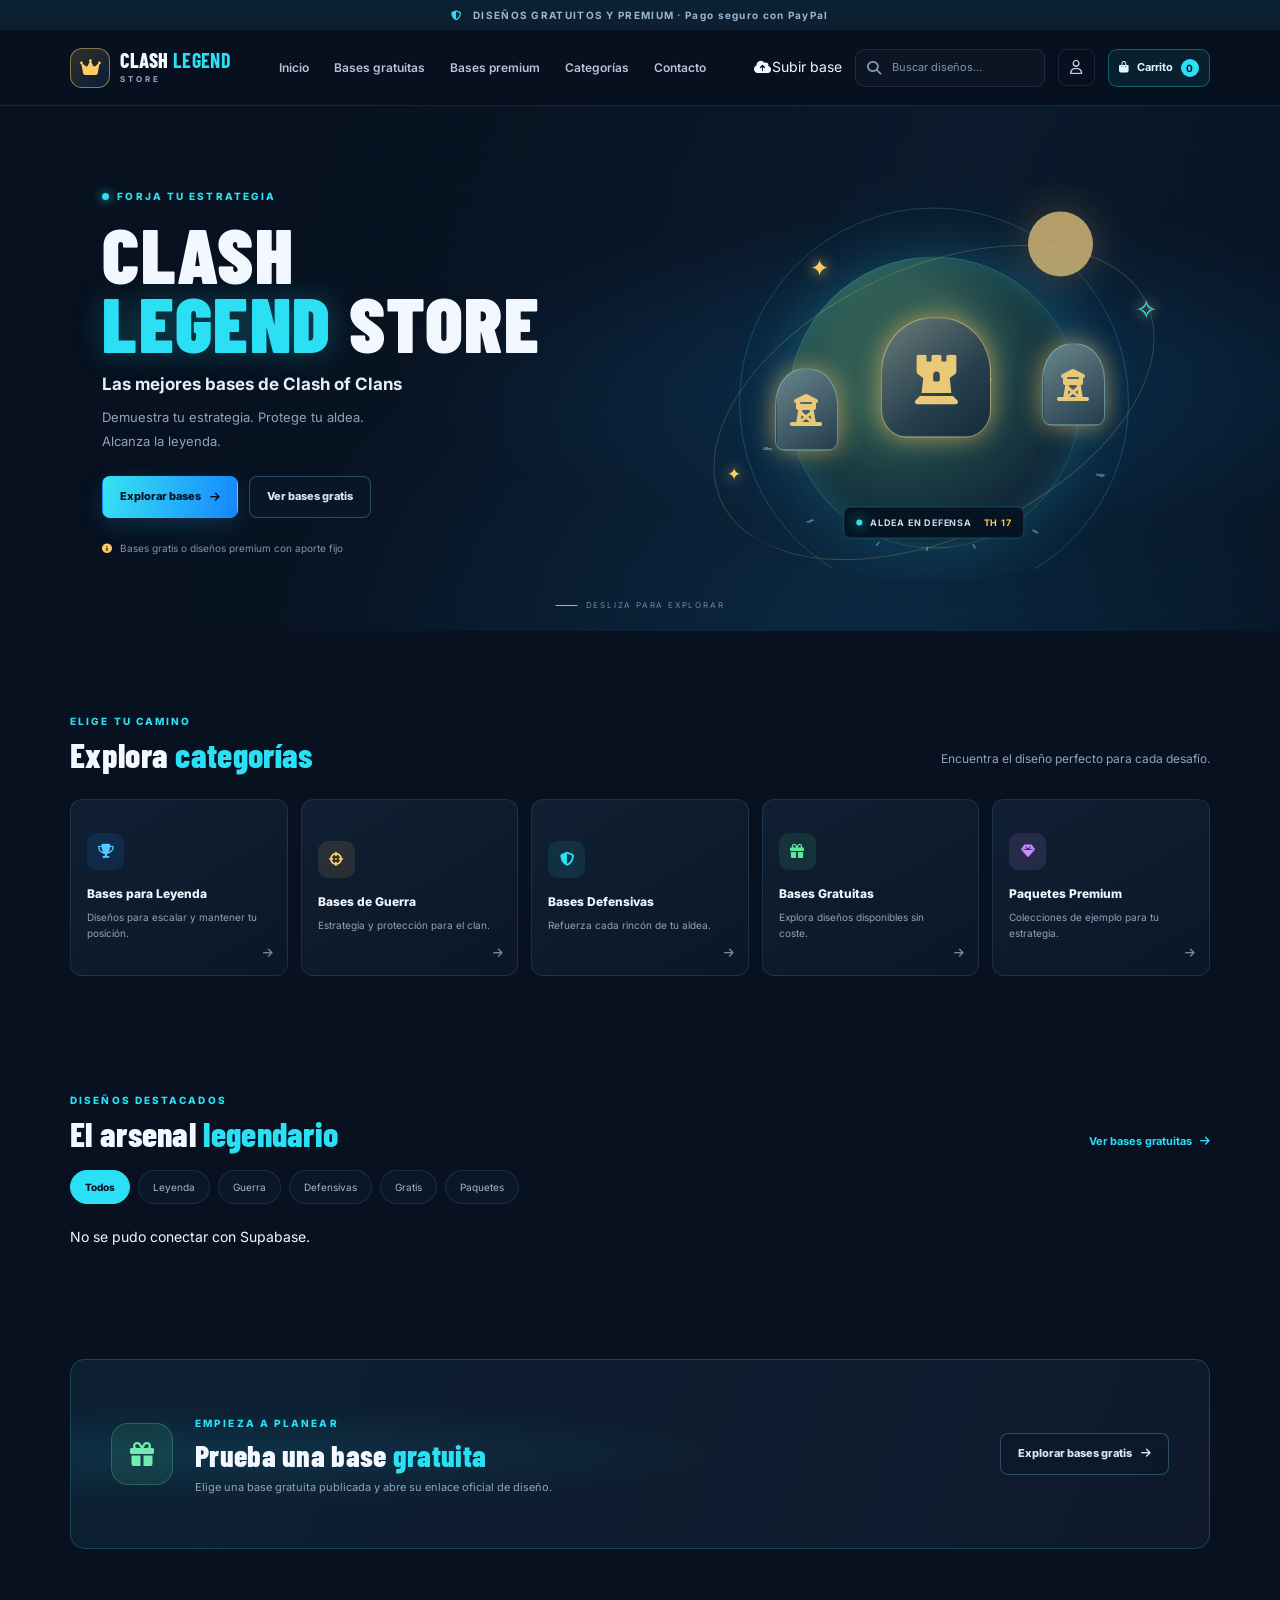
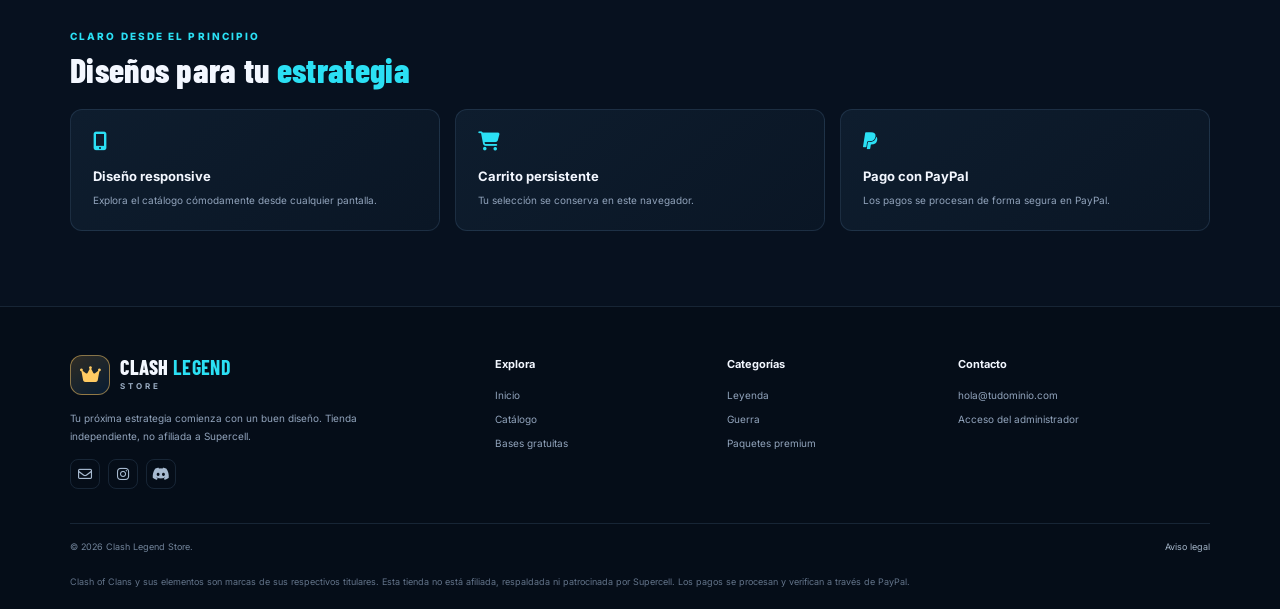
<file: index.html>
<!doctype html>
<html lang="es">
<head>
  <meta charset="utf-8">
  <meta name="viewport" content="width=device-width, initial-scale=1">
  <meta name="theme-color" content="#07111f">
  <meta name="description" content="Explora bases gratuitas y premium de Clash of Clans en Clash Legend Store.">
  <title>Clash Legend Store | Diseños para tu estrategia</title>
  <link rel="preconnect" href="https://fonts.googleapis.com">
  <link rel="preconnect" href="https://fonts.gstatic.com" crossorigin>
  <link href="https://fonts.googleapis.com/css2?family=Barlow+Condensed:wght@500;600;700;800;900&family=Inter:wght@400;500;600;700;800&display=swap" rel="stylesheet">
  <link rel="stylesheet" href="assets/css/style.css">
  <link rel="stylesheet" href="assets/css/responsive.css">
  <link rel="stylesheet" href="https://cdnjs.cloudflare.com/ajax/libs/font-awesome/6.7.2/css/all.min.css">
  <script type="module" src="assets/js/main.js"></script>
</head>
<body>
  <div class="announcement"><i class="fa-solid fa-shield-halved" aria-hidden="true"></i> DISEÑOS GRATUITOS Y PREMIUM · Pago seguro con PayPal</div>
  <header class="site-header">
    <a class="brand" href="#inicio" aria-label="Clash Legend Store, inicio">
      <span class="brand-mark"><i class="fa-solid fa-crown" aria-hidden="true"></i></span>
      <span class="brand-name">CLASH <b>LEGEND</b><small>STORE</small></span>
    </a>
    <button class="menu-toggle icon-button" type="button" aria-label="Abrir menú" aria-expanded="false" aria-controls="main-nav">
      <i class="fa-solid fa-bars" aria-hidden="true"></i>
    </button>
    <nav class="main-nav" id="main-nav" aria-label="Navegación principal">
      <a href="#inicio">Inicio</a>
      <a href="#gratuitas">Bases gratuitas</a>
      <a href="#productos" data-filter-link="premium">Bases premium</a>
      <a href="#categorias">Categorías</a>
      <a href="#contacto">Contacto</a>
    </nav>
    <div class="header-actions">
      <a class="admin-entry" href="admin.html"><i class="fa-solid fa-cloud-arrow-up" aria-hidden="true"></i><span>Subir base</span></a>
      <label class="search-box" for="product-search">
        <i class="fa-solid fa-magnifying-glass" aria-hidden="true"></i>
        <input id="product-search" type="search" placeholder="Buscar diseños..." autocomplete="off">
      </label>
      <button class="icon-button account-button" type="button" aria-label="Acceso de administración" title="Administración">
        <i class="fa-regular fa-user" aria-hidden="true"></i>
      </button>
      <button class="cart-trigger" type="button" aria-label="Abrir carrito">
        <i class="fa-solid fa-bag-shopping" aria-hidden="true"></i><span class="cart-label">Carrito</span>
        <span class="cart-count" aria-live="polite">0</span>
      </button>
    </div>
  </header>

  <main>
    <section class="hero" id="inicio">
      <div class="hero-grid"></div>
      <div class="hero-content">
        <span class="eyebrow"><span></span> FORJA TU ESTRATEGIA</span>
        <h1>CLASH<br><span>LEGEND</span> STORE</h1>
        <p class="hero-subtitle">Las mejores bases de Clash of Clans</p>
        <p class="hero-copy">Demuestra tu estrategia. Protege tu aldea.<br>Alcanza la leyenda.</p>
        <div class="hero-actions">
          <a class="button button-primary" href="#productos">Explorar bases <i class="fa-solid fa-arrow-right" aria-hidden="true"></i></a>
          <a class="button button-outline" href="#gratuitas">Ver bases gratis</a>
        </div>
        <div class="hero-proof"><i class="fa-solid fa-circle-info" aria-hidden="true"></i> Bases gratis o diseños premium con aporte fijo</div>
      </div>
      <div class="hero-art" aria-label="Ilustración decorativa de una aldea fantástica" role="img">
        <div class="hero-orbit orbit-one"></div><div class="hero-orbit orbit-two"></div>
        <div class="hero-moon"></div>
        <div class="hero-castle"><i class="fa-solid fa-chess-rook" aria-hidden="true"></i></div>
        <div class="hero-tower tower-one"><i class="fa-solid fa-tower-observation" aria-hidden="true"></i></div>
        <div class="hero-tower tower-two"><i class="fa-solid fa-tower-observation" aria-hidden="true"></i></div>
        <div class="hero-village-label"><span class="pulse"></span> ALDEA EN DEFENSA <b>TH 17</b></div>
        <span class="spark spark-one">✦</span><span class="spark spark-two">✧</span><span class="spark spark-three">✦</span>
      </div>
      <a class="scroll-cue" href="#categorias"><span></span> DESLIZA PARA EXPLORAR</a>
    </section>

    <section class="section categories-section" id="categorias">
      <div class="section-heading">
        <div><span class="eyebrow">ELIGE TU CAMINO</span><h2>Explora <span>categorías</span></h2></div>
        <p>Encuentra el diseño perfecto para cada desafío.</p>
      </div>
      <div class="category-grid">
        <button class="category-card category-blue" type="button" data-category="legend">
          <span class="category-icon"><i class="fa-solid fa-trophy" aria-hidden="true"></i></span><span class="category-title">Bases para Leyenda</span><span class="category-description">Diseños para escalar y mantener tu posición.</span><i class="fa-solid fa-arrow-right category-arrow" aria-hidden="true"></i>
        </button>
        <button class="category-card category-gold" type="button" data-category="war">
          <span class="category-icon"><i class="fa-solid fa-crosshairs" aria-hidden="true"></i></span><span class="category-title">Bases de Guerra</span><span class="category-description">Estrategia y protección para el clan.</span><i class="fa-solid fa-arrow-right category-arrow" aria-hidden="true"></i>
        </button>
        <button class="category-card category-cyan" type="button" data-category="defense">
          <span class="category-icon"><i class="fa-solid fa-shield-halved" aria-hidden="true"></i></span><span class="category-title">Bases Defensivas</span><span class="category-description">Refuerza cada rincón de tu aldea.</span><i class="fa-solid fa-arrow-right category-arrow" aria-hidden="true"></i>
        </button>
        <button class="category-card category-green" type="button" data-category="free">
          <span class="category-icon"><i class="fa-solid fa-gift" aria-hidden="true"></i></span><span class="category-title">Bases Gratuitas</span><span class="category-description">Explora diseños disponibles sin coste.</span><i class="fa-solid fa-arrow-right category-arrow" aria-hidden="true"></i>
        </button>
        <button class="category-card category-purple" type="button" data-category="bundle">
          <span class="category-icon"><i class="fa-solid fa-gem" aria-hidden="true"></i></span><span class="category-title">Paquetes Premium</span><span class="category-description">Colecciones de ejemplo para tu estrategia.</span><i class="fa-solid fa-arrow-right category-arrow" aria-hidden="true"></i>
        </button>
      </div>
    </section>

    <section class="section products-section" id="productos">
      <div class="section-heading products-heading">
        <div><span class="eyebrow">DISEÑOS DESTACADOS</span><h2>El arsenal <span>legendario</span></h2></div>
        <a class="text-link" href="#gratuitas">Ver bases gratuitas <i class="fa-solid fa-arrow-right" aria-hidden="true"></i></a>
      </div>
      <div class="filter-row" aria-label="Filtrar productos">
        <button class="filter-chip active" type="button" data-filter="all">Todos</button>
        <button class="filter-chip" type="button" data-filter="legend">Leyenda</button>
        <button class="filter-chip" type="button" data-filter="war">Guerra</button>
        <button class="filter-chip" type="button" data-filter="defense">Defensivas</button>
        <button class="filter-chip" type="button" data-filter="free">Gratis</button>
        <button class="filter-chip" type="button" data-filter="bundle">Paquetes</button>
      </div>
      <p class="catalog-status" id="catalog-status" role="status"></p>
      <div class="product-grid" id="product-grid" aria-live="polite"></div>
    </section>

    <section class="free-callout" id="gratuitas">
      <div class="free-icon"><i class="fa-solid fa-gift" aria-hidden="true"></i></div>
      <div><span class="eyebrow">EMPIEZA A PLANEAR</span><h2>Prueba una base <span>gratuita</span></h2><p>Elige una base gratuita publicada y abre su enlace oficial de diseño.</p></div>
      <a class="button button-outline" href="#productos" data-filter-link="free">Explorar bases gratis <i class="fa-solid fa-arrow-right" aria-hidden="true"></i></a>
    </section>

    <section class="section trust-section">
      <div class="section-heading"><div><span class="eyebrow">CLARO DESDE EL PRINCIPIO</span><h2>Diseños para tu <span>estrategia</span></h2></div></div>
      <div class="trust-grid">
        <article><i class="fa-solid fa-mobile-screen-button" aria-hidden="true"></i><h3>Diseño responsive</h3><p>Explora el catálogo cómodamente desde cualquier pantalla.</p></article>
        <article><i class="fa-solid fa-cart-shopping" aria-hidden="true"></i><h3>Carrito persistente</h3><p>Tu selección se conserva en este navegador.</p></article>
        <article><i class="fa-brands fa-paypal" aria-hidden="true"></i><h3>Pago con PayPal</h3><p>Los pagos se procesan de forma segura en PayPal.</p></article>
      </div>
    </section>
  </main>

  <footer class="site-footer" id="contacto">
    <div class="footer-main">
      <div class="footer-brand">
        <a class="brand" href="#inicio"><span class="brand-mark"><i class="fa-solid fa-crown" aria-hidden="true"></i></span><span class="brand-name">CLASH <b>LEGEND</b><small>STORE</small></span></a>
        <p>Tu próxima estrategia comienza con un buen diseño. Tienda independiente, no afiliada a Supercell.</p>
        <div class="social-links"><a href="mailto:hola@tudominio.com" aria-label="Enviar correo"><i class="fa-regular fa-envelope" aria-hidden="true"></i></a><a href="#contacto" aria-label="Instagram, configura tu enlace"><i class="fa-brands fa-instagram" aria-hidden="true"></i></a><a href="#contacto" aria-label="Discord, configura tu enlace"><i class="fa-brands fa-discord" aria-hidden="true"></i></a></div>
      </div>
      <div class="footer-column"><h3>Explora</h3><a href="#inicio">Inicio</a><a href="#productos">Catálogo</a><a href="#gratuitas">Bases gratuitas</a></div>
      <div class="footer-column"><h3>Categorías</h3><a href="#productos" data-filter-link="legend">Leyenda</a><a href="#productos" data-filter-link="war">Guerra</a><a href="#productos" data-filter-link="bundle">Paquetes premium</a></div>
      <div class="footer-column"><h3>Contacto</h3><a href="mailto:hola@tudominio.com">hola@tudominio.com</a><a href="admin.html">Acceso del administrador</a></div>
    </div>
    <div class="footer-bottom"><span>© <span id="current-year"></span> Clash Legend Store.</span><a href="#aviso-legal">Aviso legal</a></div>
    <p class="legal-note" id="aviso-legal">Clash of Clans y sus elementos son marcas de sus respectivos titulares. Esta tienda no está afiliada, respaldada ni patrocinada por Supercell. Los pagos se procesan y verifican a través de PayPal.</p>
  </footer>

  <div class="drawer-backdrop" hidden></div>
  <aside class="cart-drawer" aria-label="Carrito de compras" aria-hidden="true">
    <div class="drawer-header"><div><span class="eyebrow">TU SELECCIÓN</span><h2>Carrito <span class="cart-count-inline">0</span></h2></div><button class="icon-button drawer-close" type="button" aria-label="Cerrar carrito"><i class="fa-solid fa-xmark" aria-hidden="true"></i></button></div>
    <div class="cart-items"></div>
    <div class="cart-empty"><i class="fa-solid fa-basket-shopping" aria-hidden="true"></i><h3>Tu carrito está vacío</h3><p>Explora las bases premium y agrega tus favoritas.</p><button class="button button-outline continue-shopping" type="button">Seguir explorando</button></div>
    <div class="cart-summary"><div class="summary-line"><span>Aporte por las bases</span><strong class="cart-subtotal">$0.00</strong></div><div class="summary-line summary-total"><span>Total</span><strong class="cart-total">$0.00 <small>USD</small></strong></div><p class="checkout-note">El importe usa el precio fijo indicado en cada base. El pago se procesa de forma segura con PayPal; la tienda no almacena datos de pago.</p><button class="button button-primary checkout-button" type="button"><i class="fa-solid fa-lock" aria-hidden="true"></i> Continuar a PayPal</button></div>
    <section class="payment-checkout" id="payment-checkout" hidden aria-label="Pago con PayPal"><h3>Paga tu aporte con PayPal</h3><div class="paypal-button-slot" id="paypal-button-slot"></div><p class="payment-status" id="payment-status" role="status" aria-live="polite"></p></section>
  </aside>
  <div class="toast" role="status" aria-live="polite"></div>
</body>
</html>
</file>
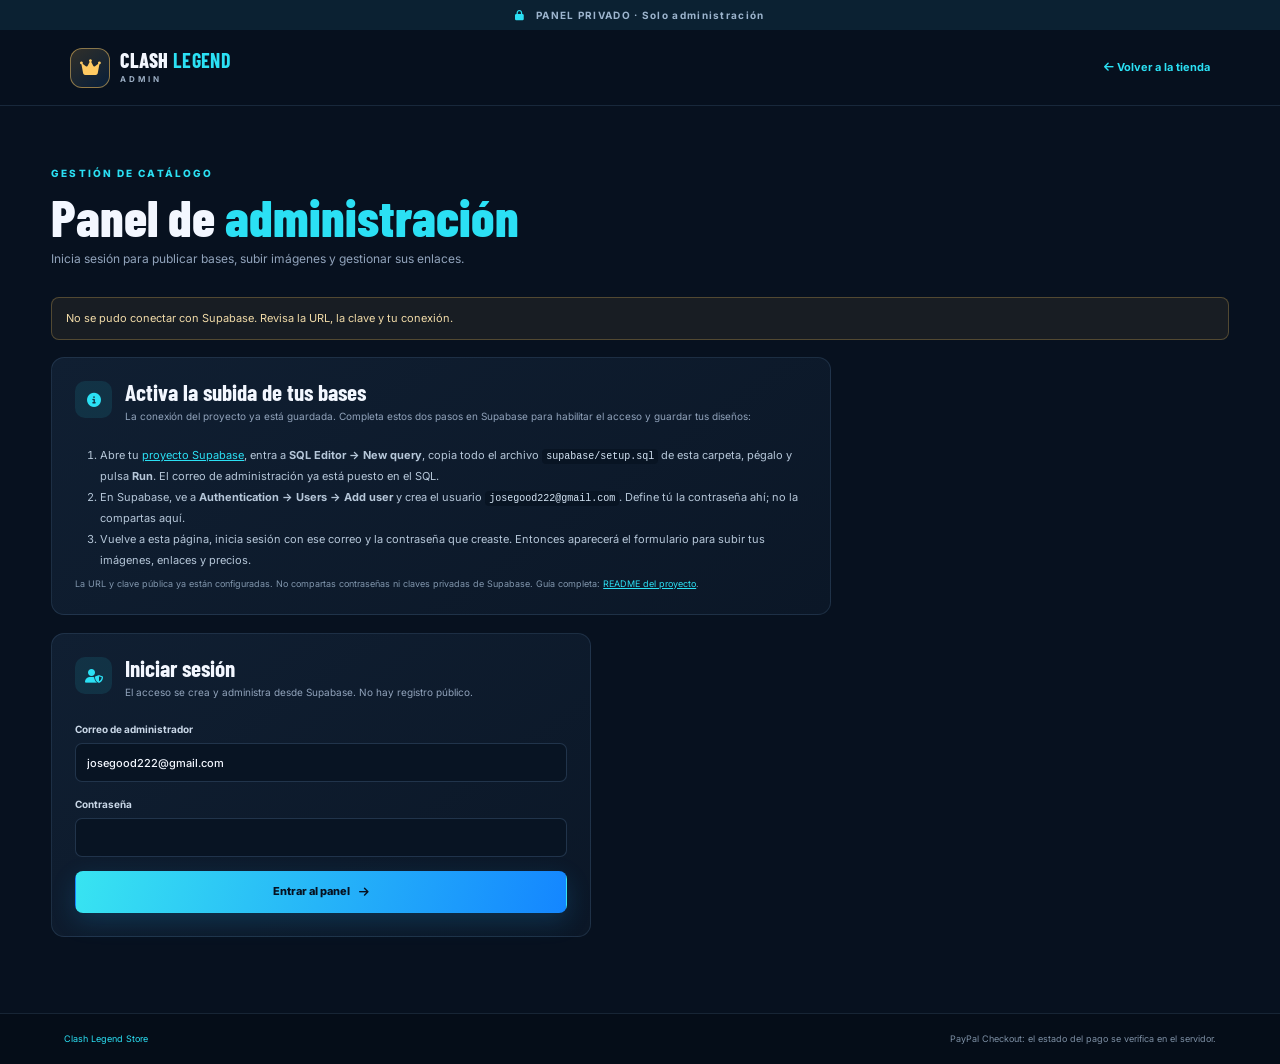
<file: admin.html>
<!doctype html>
<html lang="es">
<head>
  <meta charset="utf-8">
  <meta name="viewport" content="width=device-width, initial-scale=1">
  <meta name="theme-color" content="#07111f">
  <title>Administración | Clash Legend Store</title>
  <link rel="preconnect" href="https://fonts.googleapis.com">
  <link rel="preconnect" href="https://fonts.gstatic.com" crossorigin>
  <link href="https://fonts.googleapis.com/css2?family=Barlow+Condensed:wght@500;600;700;800;900&family=Inter:wght@400;500;600;700;800&display=swap" rel="stylesheet">
  <link rel="stylesheet" href="assets/css/style.css">
  <link rel="stylesheet" href="assets/css/responsive.css">
  <link rel="stylesheet" href="assets/css/admin.css">
  <link rel="stylesheet" href="https://cdnjs.cloudflare.com/ajax/libs/font-awesome/6.7.2/css/all.min.css">
  <script type="module" src="assets/js/admin.js"></script>
</head>
<body>
  <div class="announcement"><i class="fa-solid fa-lock" aria-hidden="true"></i> PANEL PRIVADO · Solo administración</div>
  <header class="site-header admin-header">
    <a class="brand" href="index.html"><span class="brand-mark"><i class="fa-solid fa-crown" aria-hidden="true"></i></span><span class="brand-name">CLASH <b>LEGEND</b><small>ADMIN</small></span></a>
    <a class="text-link" href="index.html"><i class="fa-solid fa-arrow-left" aria-hidden="true"></i> Volver a la tienda</a>
  </header>
  <main class="admin-main">
    <section class="admin-intro">
      <span class="eyebrow">GESTIÓN DE CATÁLOGO</span>
      <h1>Panel de <span>administración</span></h1>
      <p>Inicia sesión para publicar bases, subir imágenes y gestionar sus enlaces.</p>
    </section>
    <div class="admin-notice" id="admin-notice" role="status" hidden></div>
    <section class="setup-help panel-card" id="setup-help">
      <div class="panel-title"><i class="fa-solid fa-circle-info" aria-hidden="true"></i><div><h2>Activa la subida de tus bases</h2><p>La conexión del proyecto ya está guardada. Completa estos dos pasos en Supabase para habilitar el acceso y guardar tus diseños:</p></div></div>
      <ol>
        <li>Abre tu <a href="https://supabase.com/dashboard/project/obhdjbpnrzzxtiqfbwne" target="_blank" rel="noopener noreferrer">proyecto Supabase</a>, entra a <strong>SQL Editor → New query</strong>, copia todo el archivo <code>supabase/setup.sql</code> de esta carpeta, pégalo y pulsa <strong>Run</strong>. El correo de administración ya está puesto en el SQL.</li>
        <li>En Supabase, ve a <strong>Authentication → Users → Add user</strong> y crea el usuario <code>josegood222@gmail.com</code>. Define tú la contraseña ahí; no la compartas aquí.</li>
        <li>Vuelve a esta página, inicia sesión con ese correo y la contraseña que creaste. Entonces aparecerá el formulario para subir tus imágenes, enlaces y precios.</li>
      </ol>
      <p class="field-help">La URL y clave pública ya están configuradas. No compartas contraseñas ni claves privadas de Supabase. Guía completa: <a href="README.md" target="_blank">README del proyecto</a>.</p>
    </section>
    <section class="admin-login panel-card" id="login-panel">
      <div class="panel-title"><i class="fa-solid fa-user-shield" aria-hidden="true"></i><div><h2>Iniciar sesión</h2><p>El acceso se crea y administra desde Supabase. No hay registro público.</p></div></div>
      <form id="login-form" class="admin-form login-form">
        <label>Correo de administrador<input name="email" type="email" autocomplete="username" required></label>
        <label>Contraseña<input name="password" type="password" autocomplete="current-password" required></label>
        <button class="button button-primary" type="submit">Entrar al panel <i class="fa-solid fa-arrow-right" aria-hidden="true"></i></button>
      </form>
    </section>
    <section class="admin-dashboard" id="dashboard" hidden>
      <div class="dashboard-heading">
        <div><span class="eyebrow">CATÁLOGO PRIVADO</span><h2>Tus bases</h2></div>
        <div class="dashboard-actions"><span class="admin-email" id="admin-email"></span><button class="button button-outline" id="sign-out" type="button">Cerrar sesión</button></div>
      </div>
      <div class="admin-layout">
        <form id="product-form" class="panel-card admin-form">
          <div class="panel-title"><i class="fa-solid fa-square-plus" aria-hidden="true"></i><div><h2 id="form-title">Agregar una base</h2><p>Las bases no se muestran hasta que marques “Publicada”.</p></div></div>
          <input type="hidden" name="id">
          <label>Nombre de la base<input name="name" maxlength="100" required></label>
          <div class="form-columns">
            <label>Nivel del Ayuntamiento<input name="townHall" maxlength="30" placeholder="TH 17" required></label>
            <label>Categoría<select name="category" required><option value="legend">Leyenda</option><option value="war">Guerra</option><option value="defense">Defensiva</option><option value="bundle">Paquete premium</option></select></label>
          </div>
          <label>Descripción<textarea name="description" rows="3" maxlength="400" required></textarea></label>
          <label class="check-label"><input name="isFree" type="checkbox"> Esta base es gratuita</label>
          <label>Precio (USD)<input name="price" type="number" min="0.01" max="9999" step="0.01" value="1.00" required></label>
          <label>Número de bases (opcional, para paquetes)<input name="bundleCount" type="number" min="0" max="100" step="1" value="0"></label>
          <label>Enlace del diseño de Clash of Clans<input name="designLink" type="url" placeholder="https://link.clashofclans.com/..." required></label>
          <p class="field-help">El enlace de una base gratuita se muestra al público. Los enlaces premium quedan privados; entrégalos solo tras verificar el pago en PayPal.</p>
          <label>Imagen de vista previa (JPG, PNG o WebP; máximo 5 MB)<input name="image" type="file" accept="image/jpeg,image/png,image/webp"></label>
          <label class="check-label"><input name="isPublished" type="checkbox" checked> Publicada en la tienda</label>
          <div class="form-actions"><button class="button button-primary" type="submit">Guardar base</button><button class="button button-outline" id="cancel-edit" type="button" hidden>Cancelar edición</button></div>
        </form>
        <section class="panel-card admin-products">
          <div class="panel-title"><i class="fa-solid fa-layer-group" aria-hidden="true"></i><div><h2>Elementos guardados</h2><p>Solo las bases publicadas aparecen en el catálogo público.</p></div></div>
          <div id="admin-product-list" class="admin-product-list"></div>
        </section>
      </div>
    </section>
  </main>
  <footer class="admin-footer"><a href="index.html">Clash Legend Store</a><span>PayPal Checkout: el estado del pago se verifica en el servidor.</span></footer>
  <div class="toast" id="admin-toast" role="status" aria-live="polite"></div>
</body>
</html>
</file>
<file: assets/css/style.css>
:root {
  color-scheme: dark;
  --bg: #07111f;
  --bg-soft: #0a1728;
  --panel: #101f33;
  --line: rgba(126, 171, 220, .15);
  --blue: #178bff;
  --cyan: #2be0f4;
  --gold: #ffca62;
  --text: #f3f7ff;
  --muted: #91a3bb;
  --font-body: "Inter", sans-serif;
  --font-display: "Barlow Condensed", sans-serif;
}

* { box-sizing: border-box; }
html { scroll-behavior: smooth; scroll-padding-top: 94px; }
body { margin: 0; background: var(--bg); color: var(--text); font-family: var(--font-body); font-size: 14px; line-height: 1.6; }
body.drawer-open { overflow: hidden; }
a { color: inherit; text-decoration: none; }
button, input { font: inherit; }
button { color: inherit; }
.announcement { padding: 7px 20px; background: #0b2132; color: #9db5ce; text-align: center; font-size: 10px; font-weight: 700; letter-spacing: 1.3px; }
.announcement i { color: var(--cyan); margin-right: 7px; }
.site-header { height: 76px; padding: 0 max(calc((100vw - 1180px) / 2), 5.5%); display: flex; align-items: center; justify-content: space-between; gap: 28px; background: rgba(7,17,31,.96); border-bottom: 1px solid var(--line); position: sticky; top: 0; z-index: 10; backdrop-filter: blur(16px); }
.brand { display: inline-flex; align-items: center; gap: 10px; flex-shrink: 0; }
.brand-mark { width: 40px; height: 40px; display: grid; place-items: center; color: var(--gold); border: 1px solid rgba(255,202,98,.5); border-radius: 12px; background: linear-gradient(145deg, rgba(255,202,98,.17), rgba(23,139,255,.12)); font-size: 18px; }
.brand-name { position: relative; font-family: var(--font-display); font-size: 20px; line-height: .9; font-weight: 800; letter-spacing: .4px; }
.brand-name b { color: var(--cyan); }
.brand-name small { display: block; margin-top: 5px; color: #9caec4; font: 700 8px var(--font-body); letter-spacing: 3px; }
.main-nav { display: flex; align-items: center; gap: 25px; }
.main-nav a { color: #b7c4d5; font-size: 12px; font-weight: 600; transition: color .2s; white-space: nowrap; }
.main-nav a:hover, .footer-column a:hover { color: var(--cyan); }
.header-actions { display: flex; align-items: center; gap: 13px; }
.search-box { width: 190px; height: 38px; border: 1px solid var(--line); border-radius: 9px; display: flex; align-items: center; gap: 9px; padding: 0 11px; color: #8094ae; background: rgba(255,255,255,.025); }
.search-box input { width: 100%; min-width: 0; border: 0; outline: 0; color: var(--text); background: transparent; font-size: 11px; }
.search-box input::placeholder { color: #8094ae; }
.icon-button { width: 37px; height: 37px; border: 1px solid var(--line); border-radius: 9px; background: transparent; color: #c4d2e4; cursor: pointer; }
.cart-trigger { height: 38px; padding: 0 10px; border: 1px solid rgba(43,224,244,.33); border-radius: 9px; background: rgba(43,224,244,.08); color: #d9faff; display: flex; align-items: center; gap: 8px; cursor: pointer; font-size: 11px; font-weight: 700; }
.cart-count { min-width: 18px; height: 18px; border-radius: 20px; display: inline-grid; place-items: center; background: var(--cyan); color: #07111f; font-size: 10px; }
.menu-toggle { display: none; }

.hero { min-height: 525px; position: relative; overflow: hidden; padding: 73px max(calc((100vw - 1180px) / 2), 8%) 70px; display: flex; align-items: center; background: radial-gradient(ellipse at 76% 51%, rgba(10,93,156,.26), transparent 42%), linear-gradient(110deg,#07111f 19%,#0a1a2c 68%,#07111f); }
.hero::before { content: ""; position: absolute; inset: 0; background: linear-gradient(90deg,rgba(7,17,31,.15),transparent 70%), radial-gradient(ellipse at 70% 100%,rgba(16,133,207,.14),transparent 50%); }
.hero-grid { position: absolute; inset: 0; opacity: .14; background-image: linear-gradient(rgba(103,175,231,.12) 1px,transparent 1px),linear-gradient(90deg,rgba(103,175,231,.12) 1px,transparent 1px); background-size: 42px 42px; mask-image: linear-gradient(90deg,transparent,black); }
.hero-content { position: relative; z-index: 2; max-width: 515px; }
.eyebrow { display: inline-flex; align-items: center; gap: 8px; color: var(--cyan); font-size: 10px; letter-spacing: 2.1px; font-weight: 800; }
.eyebrow > span, .pulse { width: 7px; height: 7px; display: inline-block; border-radius: 50%; background: var(--cyan); box-shadow: 0 0 12px var(--cyan); }
h1, h2, h3, p { margin-top: 0; }
.hero h1 { margin: 13px 0 5px; font: 900 clamp(50px,7vw,78px)/.88 var(--font-display); letter-spacing: 1.3px; }
.hero h1 span { color: var(--cyan); text-shadow: 0 0 30px rgba(43,224,244,.28); }
.hero-subtitle { margin: 14px 0 7px; font-size: 17px; font-weight: 700; color: #e5eef9; }
.hero-copy { margin-bottom: 22px; color: var(--muted); font-size: 13px; line-height: 1.9; }
.hero-actions { display: flex; gap: 11px; }
.button { min-height: 42px; border-radius: 8px; border: 1px solid transparent; padding: 0 17px; display: inline-flex; justify-content: center; align-items: center; gap: 9px; cursor: pointer; font-size: 11px; font-weight: 800; transition: transform .2s, box-shadow .2s, background .2s; }
.button:hover:not(:disabled) { transform: translateY(-2px); }
.button-primary { color: #061222; background: linear-gradient(105deg,#38e4f1,#1486ff); box-shadow: 0 8px 25px rgba(24,155,230,.2); }
.button-primary:hover:not(:disabled) { box-shadow: 0 10px 28px rgba(24,155,230,.38); }
.button-outline { color: #d4e7f8; background: rgba(10,25,42,.65); border-color: rgba(120,176,222,.33); }
.button-outline:hover { border-color: var(--cyan); }
.hero-proof { margin-top: 22px; color: #8095ad; font-size: 10px; }
.hero-proof i { color: var(--gold); margin-right: 5px; }
.hero-art { position: absolute; width: min(49vw,590px); height: 425px; right: max(calc((100vw - 1200px) / 2),4%); top: 50%; transform: translateY(-50%); overflow: hidden; border-radius: 50%; background: radial-gradient(ellipse at 51% 52%,rgba(58,163,222,.24),rgba(10,40,66,.14) 43%,transparent 68%); }
.hero-art::before { content: ""; width: 290px; height: 290px; position: absolute; left: 50%; top: 58%; transform: translate(-50%,-50%); border-radius: 50%; background: radial-gradient(circle at 38% 32%,#648f72 0 4%,#315c53 5% 25%,#1a3d43 47%,#102638 72%); box-shadow: 0 0 70px rgba(43,224,244,.2), inset 0 0 30px rgba(43,224,244,.18); border: 1px solid rgba(71,211,226,.24); }
.hero-art::after { content: ""; position: absolute; inset: 49% 18% 5%; border-radius: 50%; background: repeating-conic-gradient(from 4deg,rgba(120,192,212,.5) 0 1deg,transparent 1deg 30deg); mask: radial-gradient(transparent 61%,black 62% 64%,transparent 65%); }
.hero-orbit { position: absolute; left: 50%; top: 58%; width: 390px; height: 390px; transform: translate(-50%,-50%); border: 1px solid rgba(72,202,235,.23); border-radius: 50%; }
.orbit-two { width: 470px; height: 270px; transform: translate(-50%,-50%) rotate(-25deg); border-color: rgba(255,202,98,.2); }
.hero-moon { position: absolute; width: 65px; height: 65px; border-radius: 50%; top: 13%; right: 23%; background: #d4b875; box-shadow: 0 0 45px rgba(255,212,127,.3); opacity: .84; }
.hero-castle,.hero-tower { z-index: 1; position: absolute; display: grid; place-items: center; color: #e9c878; filter: drop-shadow(0 0 12px rgba(255,199,95,.6)); }
.hero-castle { top: 38%; left: 41%; width: 110px; height: 120px; border-radius: 46% 46% 23% 23%; background: linear-gradient(140deg,#687d78,#263e4d 62%,#152a3a); border: 1px solid rgba(255,223,139,.52); font-size: 53px; }
.hero-tower { width: 63px; height: 82px; top: 50%; font-size: 32px; border-radius: 45% 45% 9px 9px; background: linear-gradient(145deg,#68858a,#253d4d); border: 1px solid rgba(140,218,218,.5); }
.tower-one { left: 23%; }.tower-two { right: 21%; top: 44%; }
.hero-village-label { position: absolute; z-index: 2; bottom: 10%; left: 50%; transform: translateX(-50%); padding: 8px 12px; border-radius: 7px; background: rgba(5,17,29,.88); border: 1px solid rgba(43,224,244,.25); color: #c8d8e8; white-space: nowrap; font-size: 9px; font-weight: 700; letter-spacing: .8px; }
.hero-village-label b { color: var(--gold); margin-left: 9px; }.pulse { width: 6px; height: 6px; margin-right: 5px; }
.spark { position: absolute; color: var(--gold); text-shadow: 0 0 13px var(--gold); }.spark-one { top: 22%; left: 29%; font-size: 23px; }.spark-two { top: 31%; right: 12%; font-size: 27px; color: var(--cyan); }.spark-three { bottom: 22%; left: 15%; font-size: 17px; }
.scroll-cue { position: absolute; bottom: 19px; left: 50%; transform: translateX(-50%); color: #71859d; font-size: 8px; letter-spacing: 1.8px; display: flex; align-items: center; gap: 8px; }
.scroll-cue span { width: 22px; height: 1px; background: var(--cyan); }

.section { max-width: 1180px; padding: 78px 20px; margin: 0 auto; }
.categories-section { padding-bottom: 56px; }
.section-heading { margin-bottom: 27px; display: flex; align-items: end; justify-content: space-between; gap: 24px; }
.section-heading h2,.free-callout h2 { margin: 7px 0 0; font: 800 34px/.98 var(--font-display); letter-spacing: .3px; }
.section-heading h2 span,.free-callout h2 span { color: var(--cyan); }
.section-heading > p { color: var(--muted); margin: 0 0 4px; font-size: 12px; }
.category-grid { display: grid; grid-template-columns: repeat(5,1fr); gap: 13px; }
.category-card { min-height: 177px; padding: 18px 16px; position: relative; border-radius: 12px; text-align: left; background: linear-gradient(150deg,#101f32,#0b1727); border: 1px solid var(--line); cursor: pointer; transition: transform .22s,border-color .22s,box-shadow .22s; }
.category-card:hover { transform: translateY(-5px); border-color: rgba(43,224,244,.48); box-shadow: 0 12px 30px rgba(0,0,0,.2); }
.category-icon { display: grid; place-items: center; width: 37px; height: 37px; margin-bottom: 14px; border-radius: 10px; color: #53c9ff; background: rgba(23,139,255,.13); }
.category-gold .category-icon { color: var(--gold); background: rgba(255,202,98,.11); }.category-cyan .category-icon { color: var(--cyan); background: rgba(43,224,244,.1); }.category-green .category-icon { color: #5de6a0; background: rgba(93,230,160,.1); }.category-purple .category-icon { color: #c78cff; background: rgba(199,140,255,.12); }
.category-title { display: block; font-size: 12px; font-weight: 800; }
.category-description { display: block; max-width: 175px; margin-top: 6px; color: var(--muted); font-size: 10px; line-height: 1.65; }
.category-arrow { position: absolute; right: 14px; bottom: 16px; color: #72869c; font-size: 11px; }
.products-section { padding-top: 56px; }
.products-heading { margin-bottom: 20px; }
.text-link { color: var(--cyan); font-size: 11px; font-weight: 700; }.text-link i { margin-left: 5px; }
.filter-row { display: flex; flex-wrap: wrap; gap: 8px; margin-bottom: 22px; }
.filter-chip { padding: 8px 14px; border: 1px solid var(--line); border-radius: 30px; color: #a5b5c9; background: #0b1726; font-size: 10px; cursor: pointer; transition: .2s; }
.filter-chip:hover,.filter-chip.active { color: #061222; background: var(--cyan); border-color: var(--cyan); font-weight: 800; }
.product-grid { display: grid; grid-template-columns: repeat(3,minmax(0,1fr)); gap: 17px; }
.product-card { overflow: hidden; border: 1px solid var(--line); background: #0d1a2a; border-radius: 13px; transition: transform .22s,border-color .22s,box-shadow .22s; }
.product-card:hover { transform: translateY(-4px); border-color: rgba(43,224,244,.45); box-shadow: 0 16px 40px rgba(0,0,0,.22); }
.product-art { height: 190px; position: relative; overflow: hidden; display: grid; place-items: center; background: radial-gradient(ellipse at 50% 64%,rgba(54,132,110,.75),transparent 47%),linear-gradient(140deg,#152f41,#102334 63%,#0b1928); }
.product-art::before { content:""; position:absolute; width:170px; height:170px; top:31px; left:50%; transform:translateX(-50%); border-radius:50%; border:1px solid rgba(120,215,210,.24); box-shadow:0 0 0 16px rgba(47,174,175,.04),0 0 0 34px rgba(47,174,175,.035); }
.art-grid { position:absolute; inset:0; opacity:.22; background-image:linear-gradient(rgba(116,195,217,.2) 1px,transparent 1px),linear-gradient(90deg,rgba(116,195,217,.2) 1px,transparent 1px); background-size:23px 23px; mask-image:radial-gradient(ellipse,black,transparent 74%); }
.art-war { background:radial-gradient(ellipse at 50% 65%,rgba(186,89,56,.58),transparent 50%),linear-gradient(140deg,#352a35,#192437 63%,#101926); }.art-defense { background:radial-gradient(ellipse at 50% 65%,rgba(62,134,185,.68),transparent 51%),linear-gradient(140deg,#182e48,#102334 63%,#0b1928); }.art-forest { background:radial-gradient(ellipse at 50% 65%,rgba(68,160,105,.72),transparent 50%),linear-gradient(140deg,#163a38,#102b30 63%,#0b1928); }.art-ice { background:radial-gradient(ellipse at 50% 65%,rgba(81,175,204,.72),transparent 50%),linear-gradient(140deg,#1e3951,#102b3a 63%,#0b1928); }.art-bundle { background:radial-gradient(ellipse at 50% 65%,rgba(159,100,217,.62),transparent 50%),linear-gradient(140deg,#292b50,#14263b 63%,#0b1928); }
.townhall-badge,.product-badge { position:absolute; z-index:2; top:12px; padding:5px 8px; border-radius:5px; font-size:9px; font-weight:800; letter-spacing:.4px; }
.townhall-badge { left:12px; color:#e9f7ff; border:1px solid rgba(135,193,230,.28); background:rgba(5,16,28,.76); }
.product-badge { right:12px; color:#061222; background:var(--gold); }.badge-free { color:#061c12; background:#68e6a1; }.badge-premium { color:#2d2007; background:var(--gold); }
.mini-village { position:relative; z-index:1; width:140px; height:130px; display:grid; place-items:center; border-radius:50%; border:1px dashed rgba(168,232,217,.54); background:radial-gradient(circle,rgba(133,179,126,.56) 0 35%,rgba(41,108,94,.55) 36% 61%,transparent 62%); color:#ffda86; font-size:34px; filter:drop-shadow(0 3px 10px rgba(0,0,0,.55)); }
.mini-wall { position:absolute; width:96px; height:79px; border:2px solid rgba(206,203,162,.72); transform:rotate(45deg); }.wall-two { width:65px; height:54px; border-color:rgba(232,196,102,.75); }
.mini-tower { width:12px; height:19px; position:absolute; top:18px; border-radius:4px 4px 0 0; background:#9ea69a; border:1px solid #e0d7ab; }.tower-left { left:25px; }.tower-right { right:25px; top:auto; bottom:19px; }
.art-caption { position:absolute; bottom:10px; left:12px; color:#b1c6d4; font-size:8px; letter-spacing:1px; }.art-caption i { color:var(--cyan); margin-right:4px; }
.product-info { padding:16px; }.product-category { color:var(--cyan); font-size:9px; font-weight:800; text-transform:uppercase; letter-spacing:1.1px; }
.product-info h3 { margin:5px 0 6px; font:700 21px/1.1 var(--font-display); }.product-info > p { min-height:36px; margin-bottom:12px; color:var(--muted); font-size:10px; line-height:1.7; }
.bundle-detail { padding:8px 9px; margin-bottom:12px; color:#cab7e7; background:rgba(169,117,220,.08); border:1px solid rgba(169,117,220,.16); border-radius:7px; font-size:9px; }.bundle-detail i { margin-right:5px; }
.product-bottom { display:flex; justify-content:space-between; align-items:center; padding-top:12px; border-top:1px solid var(--line); }.product-price { font-size:18px; font-weight:800; }.product-price small { color:var(--muted); font-size:9px; font-weight:600; }
.button-small { min-height:33px; padding:0 11px; font-size:9px; }.button-small:disabled { color:#7f91a5; border-color:rgba(132,154,179,.16); background:#152337; cursor:not-allowed; }
.no-results { grid-column:1/-1; padding:42px 15px; text-align:center; color:var(--muted); border:1px dashed var(--line); border-radius:12px; }.no-results i { color:var(--cyan); font-size:24px; }.no-results h3 { margin:12px 0 2px; color:var(--text); }

.free-callout { max-width:1140px; min-height:190px; padding:32px 40px; margin:18px auto 75px; display:flex; align-items:center; gap:22px; border:1px solid rgba(43,224,244,.22); border-radius:15px; background:radial-gradient(ellipse at 13% 50%,rgba(25,135,173,.18),transparent 37%),linear-gradient(110deg,#0c2032,#10192c); }
.free-icon { width:62px; height:62px; flex-shrink:0; display:grid; place-items:center; color:#72edb1; background:rgba(93,230,160,.1); border:1px solid rgba(93,230,160,.25); border-radius:17px; font-size:24px; }
.free-callout > div:nth-child(2) { flex:1; }.free-callout h2 { font-size:30px; }.free-callout p { max-width:540px; margin:9px 0 0; color:var(--muted); font-size:11px; }
.trust-section { padding-top:0; padding-bottom:75px; }.trust-section .section-heading { margin-bottom:22px; }
.trust-grid { display:grid; grid-template-columns:repeat(3,1fr); gap:15px; }.trust-grid article { padding:22px; border:1px solid var(--line); border-radius:12px; background:linear-gradient(140deg,#0e1d2e,#0a1625); }.trust-grid article > i { color:var(--cyan); font-size:19px; }.trust-grid h3 { margin:12px 0 5px; font-size:13px; }.trust-grid p { margin:0; color:var(--muted); font-size:10px; }
.site-footer { padding:48px max(calc((100vw - 1180px) / 2),5.5%) 20px; border-top:1px solid var(--line); background:#050d18; }
.footer-main { display:grid; grid-template-columns:2fr 1fr 1fr 1.3fr; gap:38px; padding-bottom:34px; }.footer-brand p { max-width:310px; margin:14px 0; color:var(--muted); font-size:10px; line-height:1.8; }.social-links { display:flex; gap:8px; }.social-links a { width:30px; height:30px; display:grid; place-items:center; border:1px solid var(--line); border-radius:8px; color:#a7bad0; }.social-links a:hover { color:var(--cyan); border-color:var(--cyan); }
.footer-column { display:flex; flex-direction:column; align-items:flex-start; gap:8px; }.footer-column h3 { margin:1px 0 6px; font-size:11px; }.footer-column a,.footer-column span { color:var(--muted); font-size:10px; }.footer-bottom { display:flex; justify-content:space-between; padding:16px 0; border-top:1px solid var(--line); color:#73859b; font-size:9px; }.footer-bottom a { color:#a3b4c7; }.legal-note { max-width:850px; margin:5px 0 0; color:#63748a; font-size:9px; }

.drawer-backdrop { position:fixed; inset:0; z-index:19; background:rgba(0,0,0,.6); backdrop-filter:blur(3px); }.cart-drawer { width:min(420px,100%); position:fixed; z-index:20; top:0; right:0; bottom:0; padding:24px; display:flex; flex-direction:column; background:#0b1727; border-left:1px solid rgba(43,224,244,.2); transform:translateX(105%); transition:transform .28s ease; }.cart-drawer.open { transform:translateX(0); }
.drawer-header { display:flex; align-items:center; justify-content:space-between; padding-bottom:17px; border-bottom:1px solid var(--line); }.drawer-header h2 { margin:5px 0 0; font:800 27px var(--font-display); }.drawer-header h2 span { color:var(--cyan); font-size:15px; }.drawer-close { font-size:18px; }.cart-items { flex:1; overflow:auto; }.cart-item { display:grid; grid-template-columns:64px 1fr 24px; gap:12px; padding:16px 0; border-bottom:1px solid var(--line); }.cart-item-art { width:64px; height:64px; display:grid; place-items:center; border-radius:9px; background:radial-gradient(circle,rgba(75,168,155,.6),#17283b); color:var(--gold); font-size:21px; }.cart-item-art.art-war { background:radial-gradient(circle,rgba(186,89,56,.58),#20283a); }.cart-item-art.art-defense,.cart-item-art.art-ice { background:radial-gradient(circle,rgba(62,134,185,.65),#17283b); }.cart-item-art.art-bundle { background:radial-gradient(circle,rgba(159,100,217,.58),#20253c); }
.cart-item-details h3 { margin:0; font-size:11px; }.cart-item-details > span { color:var(--muted); font-size:9px; }.cart-item-details > strong { display:block; margin-top:4px; color:var(--cyan); font-size:11px; }.quantity-control { display:flex; align-items:center; gap:10px; margin-top:7px; color:#cfdbeb; font-size:10px; }.quantity-control button { width:21px; height:21px; border:1px solid var(--line); border-radius:5px; color:var(--cyan); background:transparent; cursor:pointer; }.remove-item { align-self:start; border:0; color:#899bb0; background:transparent; cursor:pointer; }.remove-item:hover { color:#ff7777; }
.cart-empty { padding:55px 15px; text-align:center; color:var(--muted); }.cart-empty[hidden],.cart-summary[hidden] { display:none; }.cart-empty > i { color:var(--cyan); font-size:30px; }.cart-empty h3 { margin:13px 0 3px; color:var(--text); font-size:15px; }.cart-empty p { font-size:10px; }.cart-summary { padding-top:17px; border-top:1px solid var(--line); }.summary-line { display:flex; justify-content:space-between; color:#a6b7ca; font-size:11px; }.summary-total { margin:8px 0 13px; color:var(--text); font-size:14px; }.summary-total strong { font-size:19px; }.summary-total small { color:var(--muted); font-size:9px; }.cart-summary > p { margin-bottom:12px; color:#879ab0; font-size:9px; }.checkout-button { width:100%; }
.toast { position:fixed; z-index:30; bottom:24px; left:50%; max-width:calc(100% - 32px); padding:11px 17px; transform:translate(-50%,20px); opacity:0; pointer-events:none; border:1px solid rgba(43,224,244,.3); border-radius:9px; background:#102239; color:#e9f6ff; box-shadow:0 12px 35px rgba(0,0,0,.35); font-size:11px; text-align:center; transition:opacity .2s,transform .2s; }.toast.visible { transform:translate(-50%,0); opacity:1; }
.payment-checkout { margin-top:15px; padding-top:14px; border-top:1px solid var(--line); }.payment-checkout[hidden] { display:none; }.payment-checkout h3 { margin-bottom:10px; font-size:12px; }.payment-methods { display:grid; grid-template-columns:1fr 1fr; gap:8px; margin-bottom:12px; }.payment-method { cursor:pointer; }.payment-method input { position:absolute; opacity:0; }.payment-method span { min-height:58px; padding:9px; display:grid; grid-template-columns:20px 1fr; grid-template-rows:auto auto; align-items:center; column-gap:7px; border:1px solid var(--line); border-radius:8px; background:#0e1d30; }.payment-method input:checked + span { border-color:var(--cyan); box-shadow:0 0 0 1px rgba(43,224,244,.2); }.payment-method input:focus-visible + span { outline:2px solid var(--cyan); outline-offset:2px; }.payment-method span > i { grid-row:1/3; color:var(--cyan); font-size:16px; }.payment-method strong { font-size:10px; }.payment-method small { color:var(--muted); font-size:8px; line-height:1.3; }.paypal-button-slot { min-height:44px; }.paypal-button-slot:empty { min-height:0; }.payment-status { margin:8px 0 0; color:var(--muted); font-size:9px; }.payment-status:empty { display:none; }.payment-error { color:#ff9b9b; }.payment-success { color:#72edb1; }
@media (prefers-reduced-motion: reduce) { *,*::before,*::after { scroll-behavior:auto !important; transition-duration:.01ms !important; animation-duration:.01ms !important; } }
</file>
<file: assets/css/responsive.css>
@media (max-width: 1120px) {
  .site-header { gap:16px; padding-right:4%; padding-left:4%; }
  .main-nav { gap:15px; }
  .main-nav a { font-size:11px; }
  .search-box { width:150px; }
  .hero { padding-left:7%; }
  .hero-art { right:2%; width:50vw; }
  .section { padding-right:4%; padding-left:4%; }
  .free-callout { margin-right:4%; margin-left:4%; }
}
@media (max-width: 850px) {
  .site-header { height:68px; justify-content:flex-start; }
  .menu-toggle { display:block; order:3; margin-left:auto; }
  .header-actions { margin-left:auto; }
  .admin-entry { padding:0 9px; }
  .main-nav { display:none; position:absolute; top:67px; left:0; right:0; padding:17px 5%; flex-direction:column; align-items:flex-start; gap:14px; background:#091524; border-bottom:1px solid var(--line); }
  .main-nav.nav-open { display:flex; }
  .main-nav a { font-size:13px; }
  .hero-art { opacity:.57; right:-12%; width:56vw; }
  .hero-content { max-width:470px; }
  .category-grid { grid-template-columns:repeat(3,1fr); }
  .product-grid { grid-template-columns:repeat(2,minmax(0,1fr)); }
  .free-callout { padding:25px; }
  .footer-main { grid-template-columns:1.5fr 1fr 1fr; gap:25px; }.footer-brand { grid-column:1/-1; }
}
@media (max-width: 600px) {
  html { scroll-padding-top:76px; }
  .announcement { padding:6px 10px; font-size:8px; letter-spacing:.8px; }
  .site-header { height:63px; padding:0 14px; gap:10px; }
  .brand { gap:7px; }.brand-mark { width:34px; height:34px; font-size:15px; }.brand-name { font-size:17px; }
  .main-nav { top:62px; }
  .header-actions { gap:7px; }
  .admin-entry { height:34px; gap:5px; padding:0 7px; font-size:9px; }
  .search-box { width:37px; height:37px; justify-content:center; padding:0; border:0; background:transparent; }.search-box input { position:absolute; width:1px; height:1px; opacity:0; pointer-events:none; }
  .search-box:focus-within { position:absolute; z-index:3; left:10px; right:94px; width:auto; padding:0 12px; justify-content:flex-start; border:1px solid var(--cyan); background:#0b1727; }.search-box:focus-within input { position:static; width:100%; height:auto; opacity:1; pointer-events:auto; }
  .account-button { display:none; }.cart-trigger { width:37px; padding:0; justify-content:center; }.cart-label { display:none; }.menu-toggle { width:35px; height:35px; }
  .hero { min-height:630px; align-items:flex-start; padding:61px 22px 48px; }
  .hero h1 { font-size:58px; }.hero-subtitle { font-size:15px; }.hero-copy { font-size:12px; }
  .hero-art { top:auto; bottom:3px; right:-5%; width:100%; height:325px; transform:none; opacity:.75; }.hero-art::before { width:230px; height:230px; }.hero-orbit { width:330px; height:330px; }.orbit-two { width:380px; height:220px; }.hero-castle { width:87px; height:96px; font-size:42px; }.hero-tower { width:51px; height:67px; font-size:27px; }.hero-moon { width:47px; height:47px; }.hero-village-label { bottom:7%; }.scroll-cue { bottom:11px; font-size:7px; }
  .section { padding:55px 17px; }.categories-section { padding-bottom:35px; }.products-section { padding-top:35px; }
  .section-heading { align-items:flex-start; flex-direction:column; gap:8px; }.section-heading h2 { font-size:31px; }.section-heading > p { font-size:11px; }
  .category-grid { grid-template-columns:repeat(2,minmax(0,1fr)); gap:9px; }.category-card { min-height:155px; padding:14px 12px; }.category-card:last-child { grid-column:1/-1; min-height:130px; }.category-icon { width:33px; height:33px; margin-bottom:10px; }.category-title { font-size:11px; }.category-description { font-size:9px; }
  .products-heading { gap:12px; }.products-heading .text-link { align-self:flex-start; }.filter-row { gap:6px; }.filter-chip { padding:7px 11px; font-size:9px; }
  .product-grid { grid-template-columns:1fr; gap:12px; }.product-art { height:185px; }.product-info { padding:14px; }.product-info > p { min-height:0; }
  .free-callout { margin:0 15px 55px; padding:22px 18px; align-items:flex-start; flex-wrap:wrap; gap:14px; }.free-icon { width:48px; height:48px; border-radius:13px; font-size:19px; }.free-callout > div:nth-child(2) { min-width:calc(100% - 64px); }.free-callout h2 { font-size:25px; }.free-callout p { font-size:10px; }.free-callout .button { margin-left:62px; }
  .trust-section { padding-top:0; padding-bottom:55px; }.trust-grid { grid-template-columns:1fr; gap:9px; }.trust-grid article { padding:17px; }
  .site-footer { padding:38px 18px 17px; }.footer-main { grid-template-columns:1fr 1fr; gap:24px 16px; }.footer-brand { grid-column:1/-1; }.footer-column:last-child { grid-column:1/-1; }.footer-bottom { align-items:flex-start; gap:10px; flex-direction:column; }.legal-note { font-size:8px; }
  .cart-drawer { padding:19px; }.toast { bottom:15px; }
}
@media (max-width: 370px) {
  .admin-entry span { display:none; }
  .admin-entry { width:34px; padding:0; }
  .brand-name { font-size:15px; }
}
</file>
<file: assets/css/admin.css>
.admin-header { position: relative; }
.admin-main { width: min(1180px, 92%); min-height: 68vh; margin: 0 auto; padding: 55px 0 76px; }
.admin-intro { margin-bottom: 28px; }
.admin-intro h1 { margin: 7px 0; font: 800 clamp(36px,6vw,52px)/1 var(--font-display); }
.admin-intro h1 span { color: var(--cyan); }
.admin-intro p,.panel-title p { margin: 0; color: var(--muted); font-size: 12px; }
.panel-card { padding: 23px; border: 1px solid var(--line); border-radius: 13px; background: linear-gradient(145deg,#101f32,#0b1727); }
.admin-login { max-width: 540px; }
.panel-title { display: flex; align-items: flex-start; gap: 13px; margin-bottom: 21px; }
.panel-title > i { display: grid; place-items: center; width: 37px; height: 37px; flex: 0 0 37px; border-radius: 10px; color: var(--cyan); background: rgba(43,224,244,.1); }
.panel-title h2,.dashboard-heading h2 { margin: 0 0 4px; font: 700 23px/1 var(--font-display); }
.panel-title p { font-size: 10px; line-height: 1.6; }
.admin-form { display: grid; gap: 14px; }
.admin-form > label,.form-columns label { display: grid; gap: 6px; color: #c9d7e7; font-size: 10px; font-weight: 700; }
.admin-form input:not([type="checkbox"]):not([type="file"]),.admin-form textarea,.admin-form select { width: 100%; min-height: 39px; padding: 9px 11px; border: 1px solid rgba(126,171,220,.21); border-radius: 7px; outline: none; background: #081423; color: var(--text); font: 500 11px var(--font-body); }
.admin-form textarea { resize: vertical; }.admin-form input:focus,.admin-form textarea:focus,.admin-form select:focus { border-color: var(--cyan); }
.admin-form input[type="file"] { width: 100%; padding: 8px; border: 1px dashed rgba(126,171,220,.25); border-radius: 7px; color: var(--muted); font-size: 10px; }
.admin-form input[type="checkbox"] { accent-color: var(--cyan); }
.check-label { display: flex !important; grid-template-columns: auto 1fr; align-items: center; justify-content: flex-start; gap: 9px !important; }
.check-label input { margin: 0; }
.form-columns { display: grid; grid-template-columns: 1fr 1fr; gap: 12px; }
.field-help { margin: -8px 0 0; color: #8196ad; font-size: 9px; line-height: 1.6; }
.form-actions { display: flex; flex-wrap: wrap; gap: 9px; }
.admin-dashboard[hidden],.admin-login[hidden] { display: none; }
.dashboard-heading { display: flex; align-items: center; justify-content: space-between; gap: 15px; margin-bottom: 20px; }
.dashboard-heading h2 { margin-top: 6px; font-size: 30px; }
.dashboard-actions { display: flex; align-items: center; gap: 12px; }.admin-email { color: var(--muted); font-size: 10px; }
.admin-layout { display: grid; grid-template-columns: minmax(280px,.9fr) minmax(0,1.1fr); align-items: start; gap: 16px; }
.admin-products { min-height: 250px; }
.admin-product-list { display: grid; gap: 9px; }
.admin-product-row { display: grid; grid-template-columns: 52px minmax(0,1fr) auto; align-items: center; gap: 11px; padding: 10px; border: 1px solid var(--line); border-radius: 9px; background: rgba(255,255,255,.018); }
.admin-product-thumb { width: 52px; height: 52px; display: grid; place-items: center; overflow: hidden; border-radius: 7px; background: #162d43; color: var(--cyan); }
.admin-product-thumb img { width: 100%; height: 100%; object-fit: cover; }
.admin-product-meta { min-width: 0; }.admin-product-meta strong { display: block; overflow: hidden; color: var(--text); font-size: 11px; text-overflow: ellipsis; white-space: nowrap; }.admin-product-meta span { display: block; color: var(--muted); font-size: 9px; }
.admin-product-actions { display: flex; flex-wrap: wrap; justify-content: flex-end; gap: 6px; }.admin-product-actions button { padding: 6px 8px; border: 1px solid var(--line); border-radius: 6px; background: transparent; color: #b8c9db; font-size: 9px; cursor: pointer; }.admin-product-actions button:hover { border-color: var(--cyan); color: var(--cyan); }.admin-product-actions button.delete:hover { border-color: #ff7777; color: #ff7777; }
.admin-notice { margin-bottom: 17px; padding: 12px 14px; border: 1px solid rgba(255,202,98,.25); border-radius: 8px; background: rgba(255,202,98,.07); color: #f1dba8; font-size: 11px; }
.admin-notice[hidden] { display:none; }
.setup-help { max-width:780px; margin-bottom:18px; }.setup-help ol { margin:0 0 14px; padding-left:25px; color:#b6c7d9; font-size:11px; line-height:1.9; }.setup-help a { color:var(--cyan); text-decoration:underline; }.setup-help code { padding:2px 4px; border-radius:4px; color:#d6e6f6; background:#081423; font-size:10px; }
.admin-footer { display:flex; justify-content:space-between; gap:12px; padding:18px 5%; border-top:1px solid var(--line); background:#050d18; color:#7d8fa4; font-size:9px; }.admin-footer a { color:var(--cyan); }
.admin-entry { height:36px; display:inline-flex; align-items:center; justify-content:center; gap:7px; padding:0 11px; border:1px solid rgba(43,224,244,.3); border-radius:8px; color:#c9faff; background:rgba(43,224,244,.07); white-space:nowrap; font-size:10px; font-weight:800; }.admin-entry:hover { border-color:var(--cyan); color:var(--cyan); }
.catalog-admin-help { display:flex; align-items:flex-start; gap:10px; margin:0 0 20px; padding:12px 14px; border:1px solid rgba(43,224,244,.17); border-radius:9px; background:rgba(43,224,244,.035); color:var(--muted); font-size:10px; line-height:1.7; }.catalog-admin-help > i { margin-top:3px; color:var(--cyan); }.catalog-admin-help a { color:var(--cyan); font-weight:700; text-decoration:underline; }
.catalog-status { margin:0 0 14px; color:var(--muted); font-size:11px; }.catalog-status:empty { display:none; }
.paypal-direct { display:block; margin-top:10px; color:#98b8d5; font-size:10px; text-align:center; text-decoration:underline; }
.product-art.has-product-image::before { z-index:1; background:rgba(6,17,29,.2); }.product-image { position:absolute; z-index:0; inset:0; width:100%; height:100%; object-fit:cover; }.product-art.has-product-image .mini-village { opacity:.45; }
@media (max-width: 850px) { .admin-layout { grid-template-columns:1fr; } }
@media (max-width: 600px) {
  .admin-main { width:calc(100% - 30px); padding:38px 0 54px; }.panel-card { padding:17px; }.dashboard-heading { align-items:flex-start; flex-direction:column; }.dashboard-actions { width:100%; justify-content:space-between; }.form-columns { grid-template-columns:1fr; }.admin-product-row { grid-template-columns:44px minmax(0,1fr); }.admin-product-thumb { width:44px; height:44px; }.admin-product-actions { grid-column:2; justify-content:flex-start; }.admin-footer { flex-direction:column; }
}
</file>
